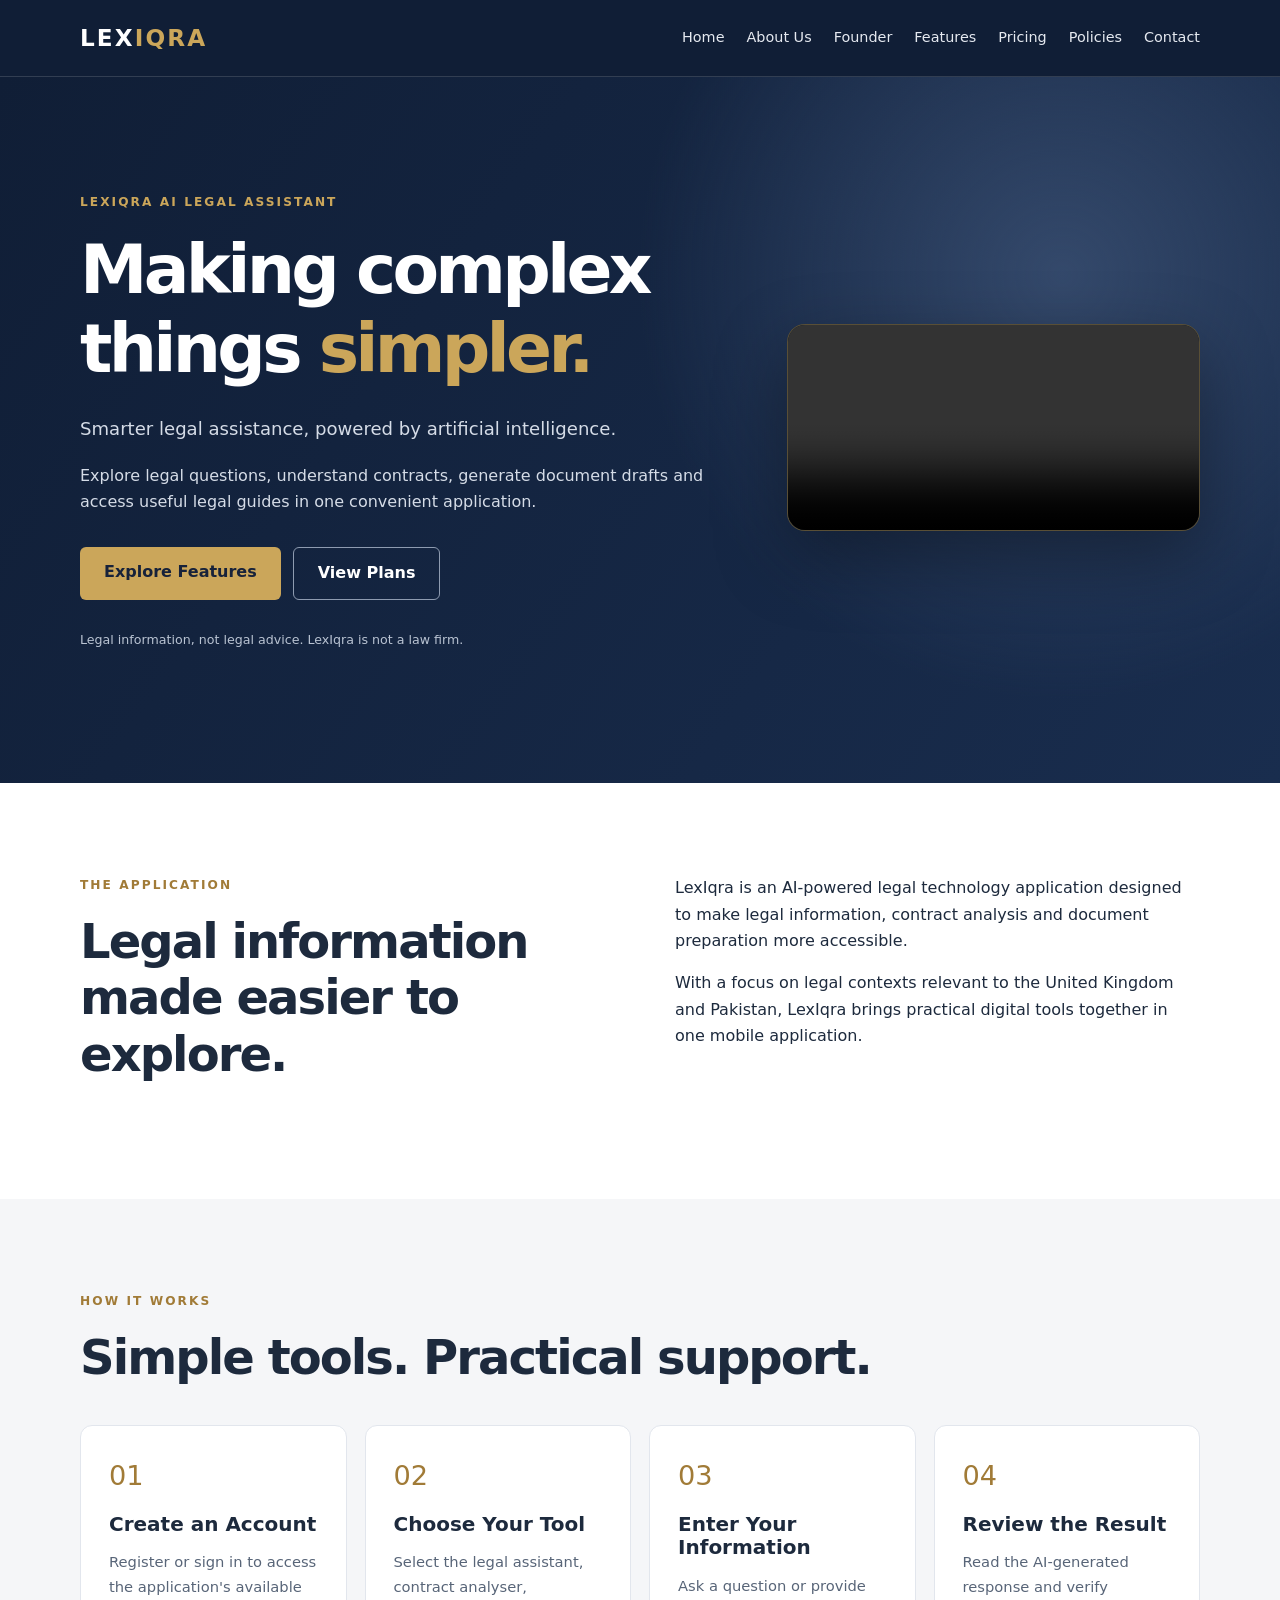
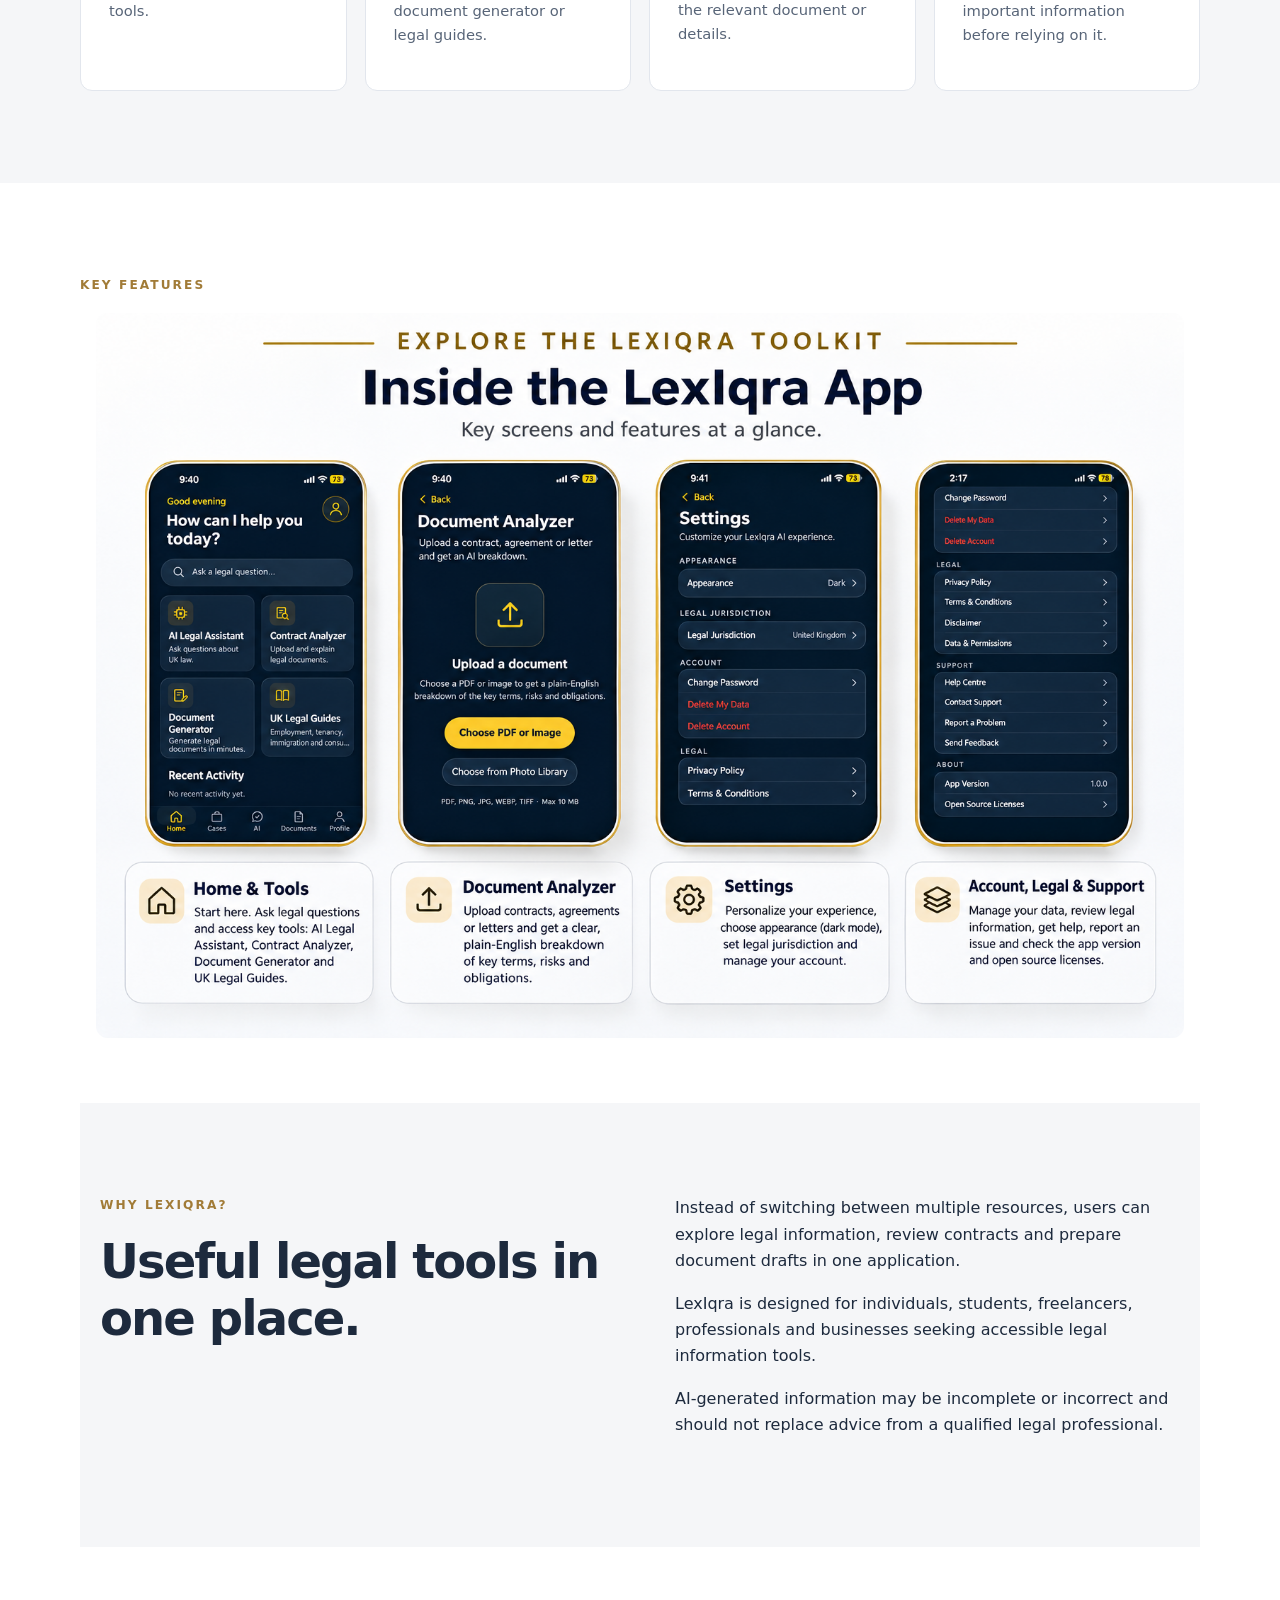
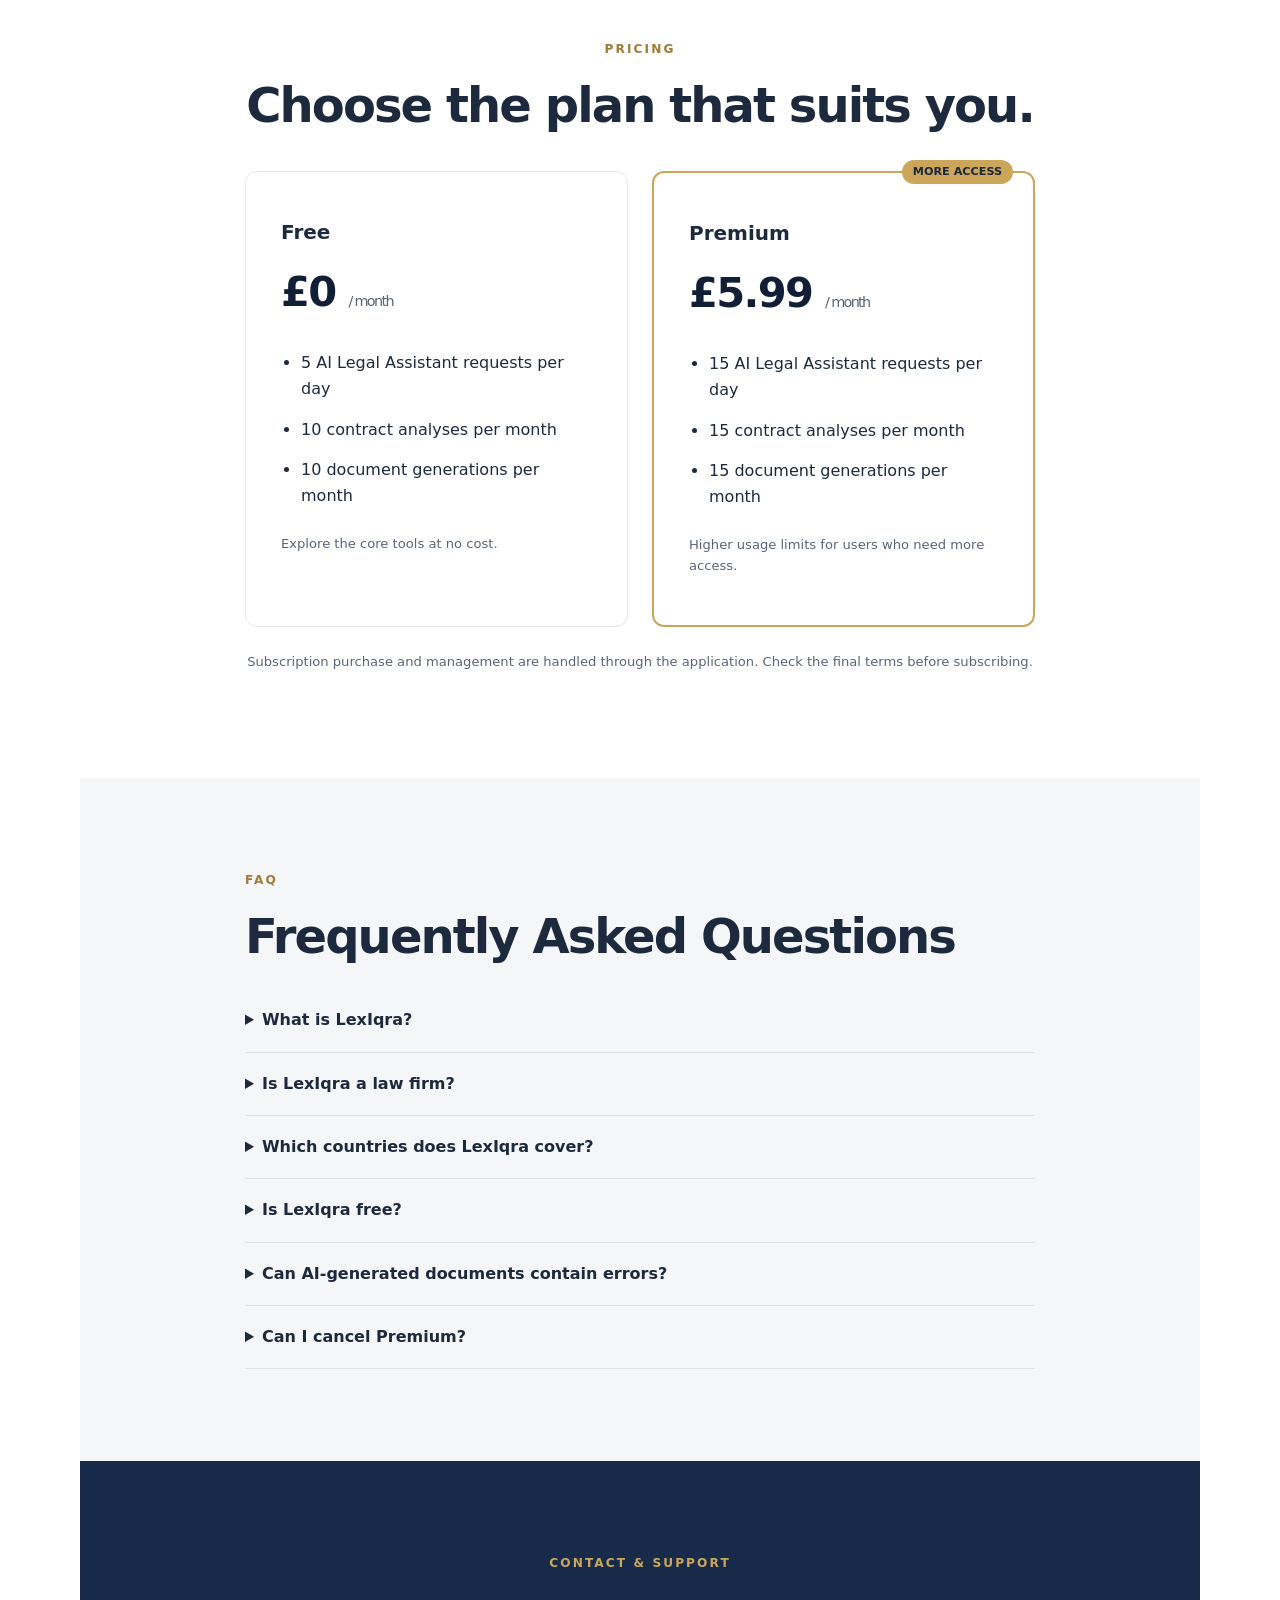
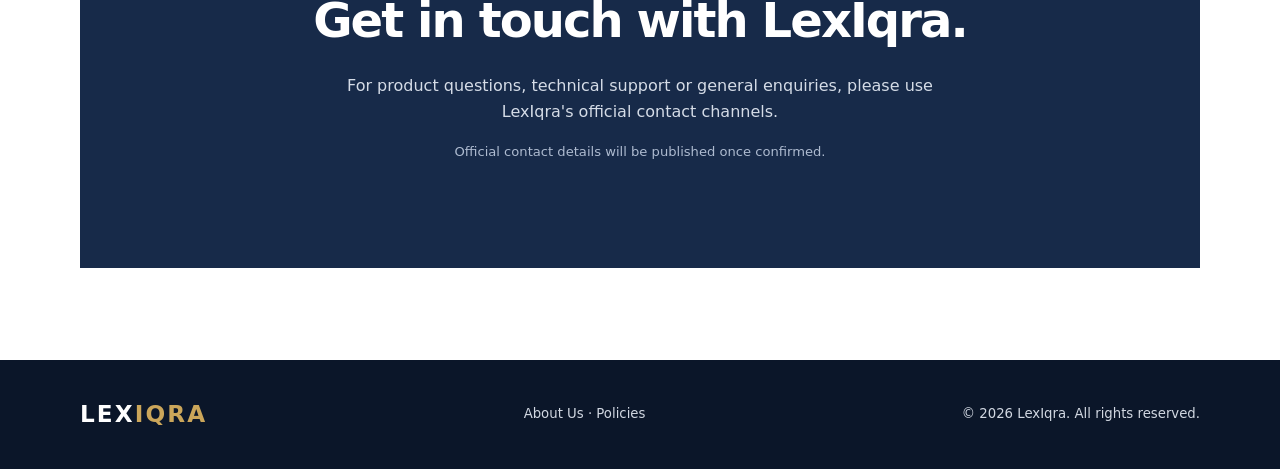
<file: index.html>
<!DOCTYPE html>
<html lang="en">
<head>
  <meta charset="UTF-8">
  <meta name="viewport" content="width=device-width, initial-scale=1.0">
  <meta name="description" content="Explore LexIqra AI Legal Assistant: legal information, contract analysis, document drafting and legal guides.">
  <title>LexIqra | AI Legal Assistant</title>
  <link rel="stylesheet" href="style.css">
</head>
<body>

<header class="site-header">
  <div class="container nav">
    <a class="logo" href="index.html">LEX<span>IQRA</span></a>

    <button class="menu-toggle"
      aria-label="Toggle navigation"
      aria-expanded="false">☰</button>

    <nav id="navigation">
      <a href="index.html">Home</a>
      <a href="about.html">About Us</a>
      <a href="#founder">Founder</a>
      <a href="index.html#features">Features</a>
      <a href="index.html#pricing">Pricing</a>
      <a href="policies.html">Policies</a>
      <a href="index.html#contact">Contact</a>
    </nav>
  </div>
</header>

<main>

  <!-- HERO AND APP DEMO -->
  <section class="hero" id="home">
    <div class="container hero-inner">

      <div class="hero-copy">
        <p class="eyebrow">
          LEXIQRA AI LEGAL ASSISTANT
        </p>

        <h1>
          Making complex things
          <em>simpler.</em>
        </h1>

        <p class="lead">
          Smarter legal assistance, powered by
          artificial intelligence.
        </p>

        <p>
          Explore legal questions, understand contracts,
          generate document drafts and access useful
          legal guides in one convenient application.
        </p>

        <div class="actions">
          <a class="btn primary" href="#features">
            Explore Features
          </a>
          <a class="btn outline" href="#pricing">
            View Plans
          </a>
        </div>

        <p class="hero-note">
          Legal information, not legal advice.
          LexIqra is not a law firm.
        </p>
      </div>

      <div class="hero-media">
        <video
          controls
          playsinline
          preload="metadata"
          aria-label="LexIqra application demonstration">
          <source
            src="assets/lexiqra-demo.mp4"
            type="video/mp4">
          Your browser does not support video playback.
        </video>
      </div>

    </div>
  </section>

  <!-- APP INTRODUCTION -->
  <section class="section">
    <div class="container split">
      <div>
        <p class="eyebrow">THE APPLICATION</p>
        <h2>
          Legal information made easier to explore.
        </h2>
      </div>

      <div>
        <p>
          LexIqra is an AI-powered legal technology
          application designed to make legal information,
          contract analysis and document preparation
          more accessible.
        </p>

        <p>
          With a focus on legal contexts relevant
          to the United Kingdom and Pakistan,
          LexIqra brings practical digital tools
          together in one mobile application.
        </p>
      </div>
    </div>
  </section>

  <!-- HOW IT WORKS -->
  <section class="section alt" id="how-it-works">
    <div class="container">
      <p class="eyebrow">HOW IT WORKS</p>
      <h2>Simple tools. Practical support.</h2>

      <div class="cards">
        <article class="feature">
          <span class="symbol">01</span>
          <h3>Create an Account</h3>
          <p>
            Register or sign in to access
            the application's available tools.
          </p>
        </article>

        <article class="feature">
          <span class="symbol">02</span>
          <h3>Choose Your Tool</h3>
          <p>
            Select the legal assistant,
            contract analyser, document
            generator or legal guides.
          </p>
        </article>

        <article class="feature">
          <span class="symbol">03</span>
          <h3>Enter Your Information</h3>
          <p>
            Ask a question or provide the
            relevant document or details.
          </p>
        </article>

        <article class="feature">
          <span class="symbol">04</span>
          <h3>Review the Result</h3>
          <p>
            Read the AI-generated response
            and verify important information
            before relying on it.
          </p>
        </article>
      </div>
    </div>
  </section>

  <!-- FEATURES -->
  <section class="section" id="features">
    <div class="container">
      <p class="eyebrow">KEY FEATURES</p>
  <!-- LEXIQRA APP MOODBOARD -->
<section class="toolkit-moodboard" aria-label="LexIqra app preview">
  <div class="container">
    <img
      src="lexiqra-moodboard.webp"
      alt="LexIqra app moodboard showing Home, Document Analyzer, Settings, and Account & Support screens"
      class="moodboard-image"
      loading="lazy">
  </div>
</section>

  <!-- BENEFITS -->
  <section class="section alt">
    <div class="container split">
      <div>
        <p class="eyebrow">WHY LEXIQRA?</p>
        <h2>
          Useful legal tools in one place.
        </h2>
      </div>

      <div>
        <p>
          Instead of switching between
          multiple resources, users can
          explore legal information,
          review contracts and prepare
          document drafts in one application.
        </p>

        <p>
          LexIqra is designed for individuals,
          students, freelancers, professionals
          and businesses seeking accessible
          legal information tools.
        </p>

        <p>
          AI-generated information may be
          incomplete or incorrect and
          should not replace advice from
          a qualified legal professional.
        </p>
      </div>
    </div>
  </section>

  <!-- PRICING -->
  <section class="section" id="pricing">
    <div class="container">
      <p class="eyebrow center">PRICING</p>
      <h2 class="center">
        Choose the plan that suits you.
      </h2>

      <div class="pricing">

        <article class="plan">
          <h3>Free</h3>

          <div class="price">
            £0 <small>/ month</small>
          </div>

          <ul>
            <li>5 AI Legal Assistant requests per day</li>
            <li>10 contract analyses per month</li>
            <li>10 document generations per month</li>
          </ul>

          <p class="small">
            Explore the core tools at no cost.
          </p>
        </article>

        <article class="plan featured">
          <div class="tag">MORE ACCESS</div>

          <h3>Premium</h3>

          <div class="price">
            £5.99 <small>/ month</small>
          </div>

          <ul>
            <li>15 AI Legal Assistant requests per day</li>
            <li>15 contract analyses per month</li>
            <li>15 document generations per month</li>
          </ul>

          <p class="small">
            Higher usage limits for
            users who need more access.
          </p>
        </article>

      </div>

      <p class="small center">
        Subscription purchase and management
        are handled through the application.
        Check the final terms before subscribing.
      </p>
    </div>
  </section>

  <!-- FAQ -->
  <section class="section alt" id="faq">
    <div class="container narrow">
      <p class="eyebrow">FAQ</p>
      <h2>Frequently Asked Questions</h2>

      <details>
        <summary>What is LexIqra?</summary>
        <p>
          LexIqra is an AI-powered application
          offering legal information, contract
          analysis, document drafting and guides.
        </p>
      </details>

      <details>
        <summary>Is LexIqra a law firm?</summary>
        <p>
          No. LexIqra is not a law firm
          and does not provide professional
          legal advice or representation.
        </p>
      </details>

      <details>
        <summary>Which countries does LexIqra cover?</summary>
        <p>
          The application focuses on legal
          information relevant to the
          United Kingdom and Pakistan.
        </p>
      </details>

      <details>
        <summary>Is LexIqra free?</summary>
        <p>
          A free plan is available with
          usage limits. Premium offers
          higher limits for £5.99 per month.
        </p>
      </details>

      <details>
        <summary>Can AI-generated documents contain errors?</summary>
        <p>
          Yes. AI-generated content can
          contain errors or omissions.
          Review documents carefully and
          seek professional legal advice
          when appropriate.
        </p>
      </details>

      <details>
        <summary>Can I cancel Premium?</summary>
        <p>
          Subscription management and
          cancellation are handled through
          the relevant purchase platform,
          subject to its terms.
        </p>
      </details>

    </div>
  </section>

  <!-- CONTACT -->
  <section class="section contact" id="contact">
    <div class="container center">
      <p class="eyebrow">CONTACT & SUPPORT</p>
      <h2>Get in touch with LexIqra.</h2>

      <p>
        For product questions, technical
        support or general enquiries,
        please use LexIqra's official
        contact channels.
      </p>

      <p class="small">
        Official contact details will be
        published once confirmed.
      </p>
    </div>
  </section>

</main>

<footer>
  <div class="container footer-inner">
    <span class="logo">LEX<span>IQRA</span></span>

    <p>
      <a href="about.html">About Us</a> ·
      <a href="policies.html">Policies</a>
    </p>

    <p>
      © <span id="year"></span> LexIqra.
      All rights reserved.
    </p>
  </div>
</footer>

<script src="script.js"></script>
</body>
</html>
</file>
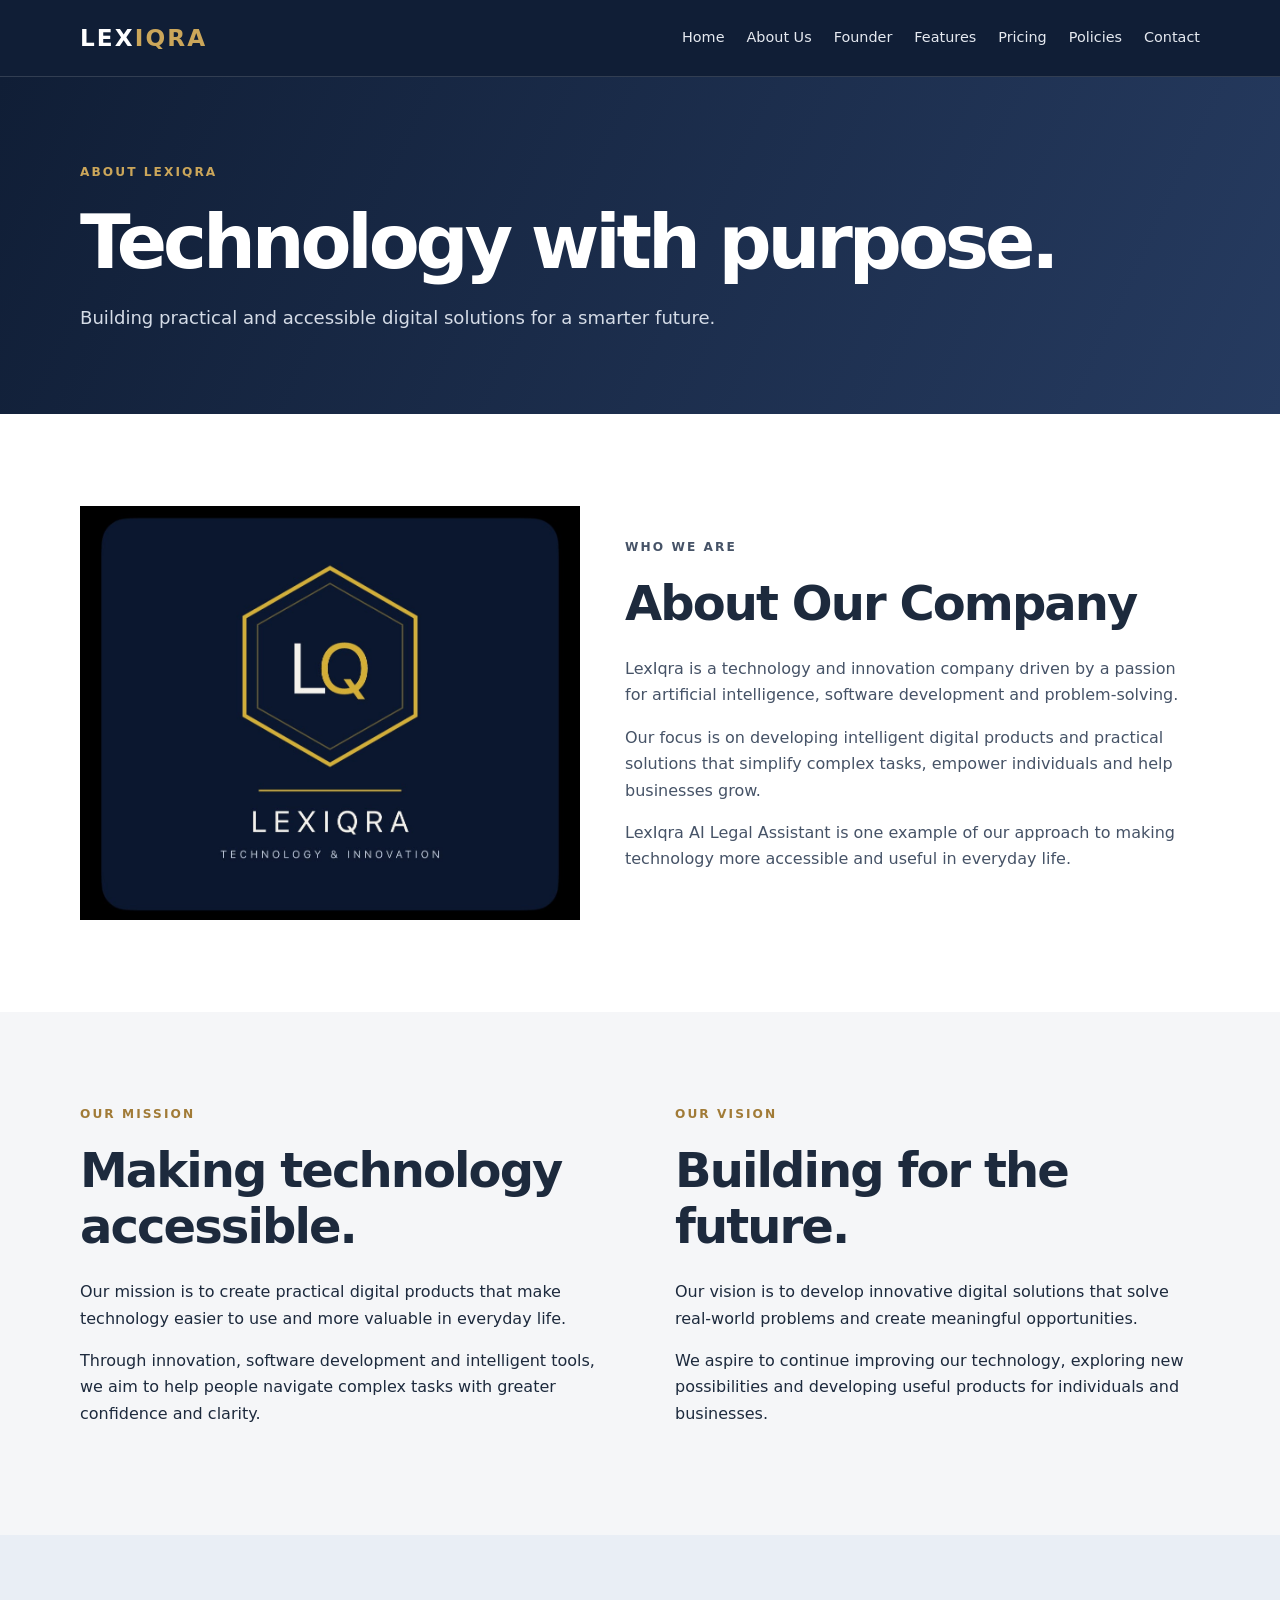
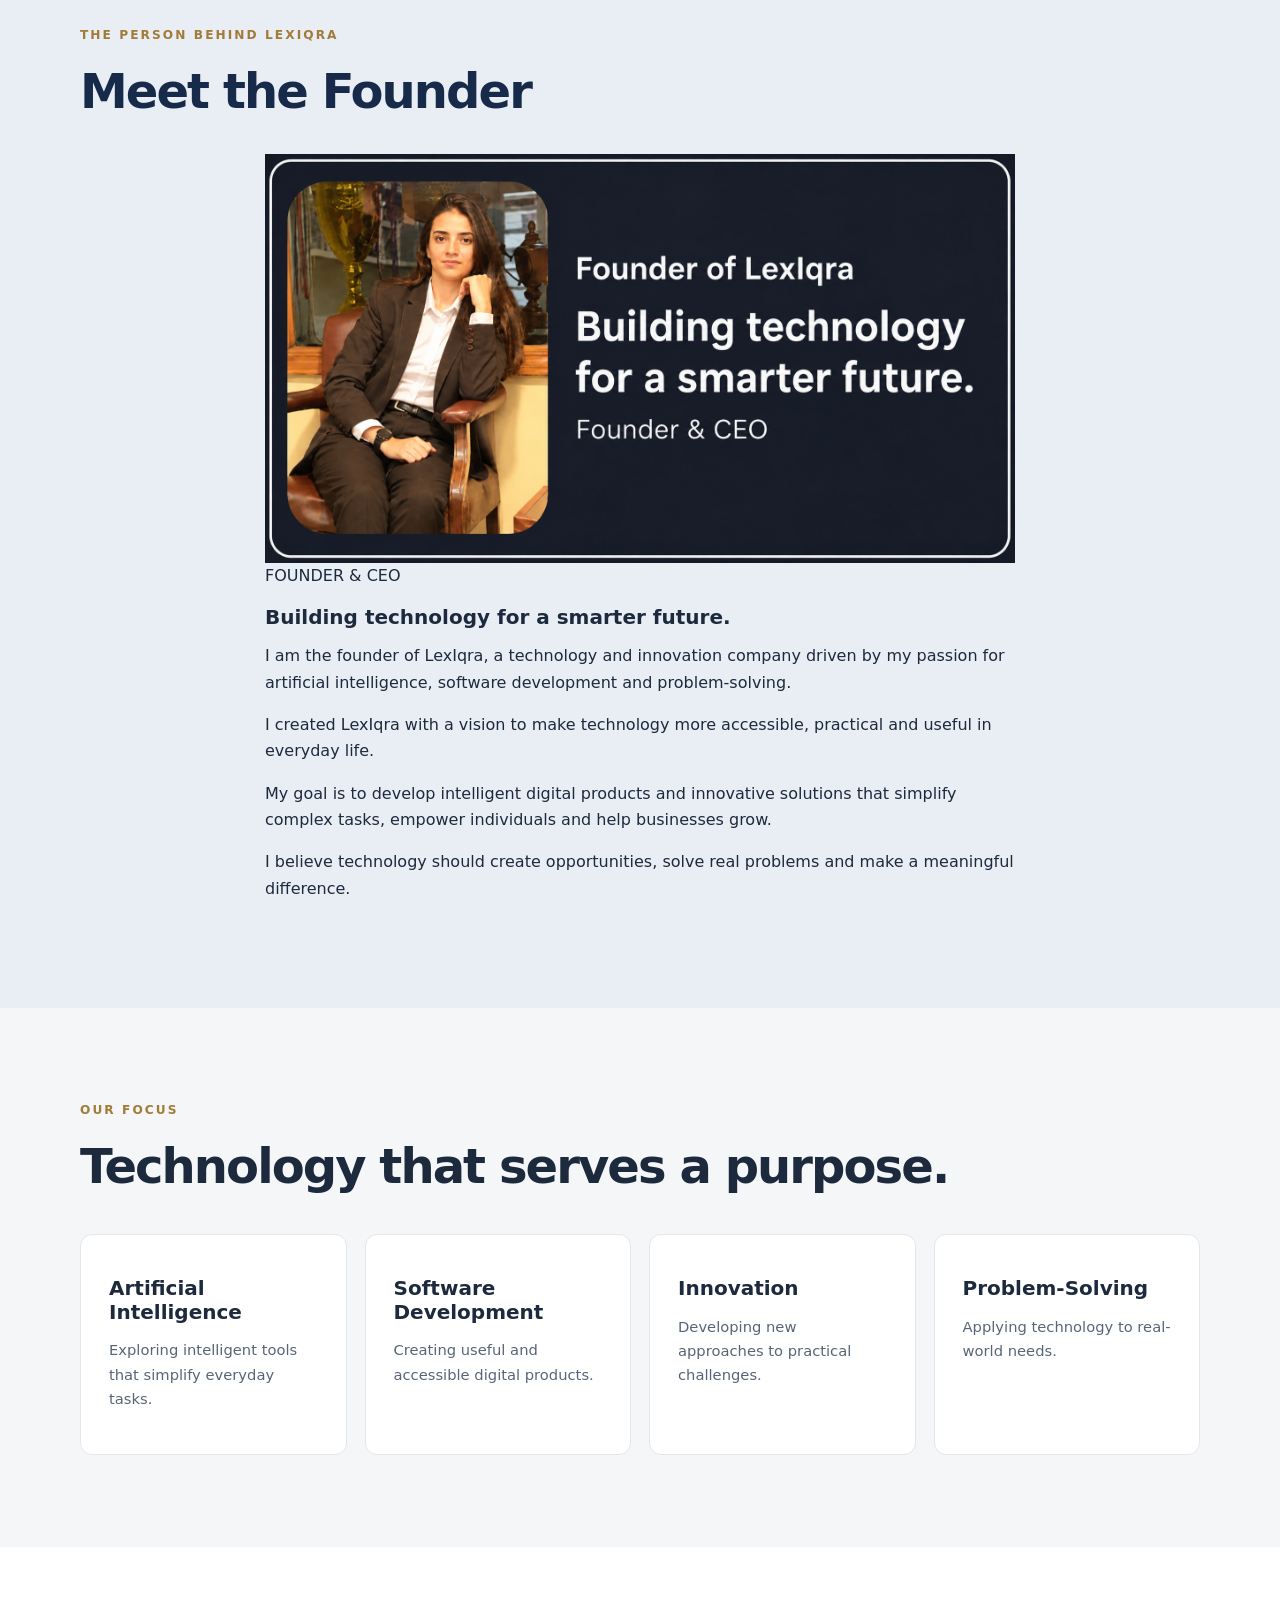
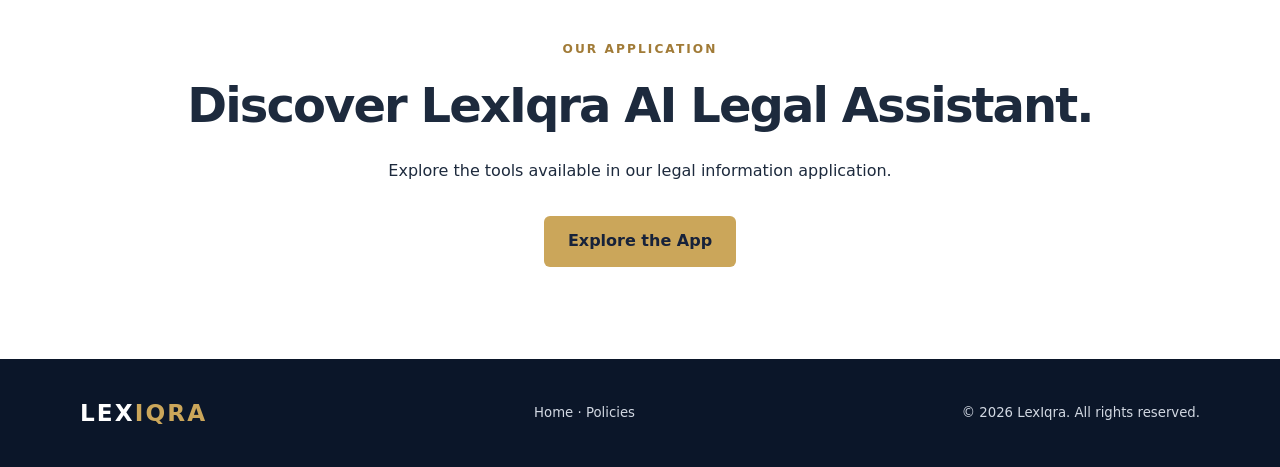
<file: about.html>
<!DOCTYPE html>
<html lang="en">
<head>
  <meta charset="UTF-8">
  <meta name="viewport" content="width=device-width, initial-scale=1.0">
  <meta name="description" content="Discover LexIqra, our mission, vision and the founder behind our technology.">
  <title>About Us | LexIqra</title>
  <link rel="stylesheet" href="style.css">
</head>

<body>

<!-- HEADER -->
<header class="site-header">
  <div class="container nav">

    <a class="logo" href="index.html">
      LEX<span>IQRA</span>
    </a>

    <button
      class="menu-toggle"
      aria-label="Toggle navigation"
      aria-controls="navigation"
      aria-expanded="false">☰</button>

    <nav id="navigation">
      <a href="index.html">Home</a>
      <a href="about.html">About Us</a>
      <a href="#founder">Founder</a>
      <a href="index.html#features">Features</a>
      <a href="index.html#pricing">Pricing</a>
      <a href="policies.html">Policies</a>
      <a href="index.html#contact">Contact</a>
    </nav>

  </div>
</header>

<main>

  <!-- ABOUT INTRODUCTION -->
  <section class="subhero">
    <div class="container">
      <p class="eyebrow">ABOUT LEXIQRA</p>

      <h1>Technology with purpose.</h1>

      <p class="lead">
        Building practical and accessible digital
        solutions for a smarter future.
      </p>
    </div>
  </section>

  <!-- ABOUT OUR COMPANY -->
  <section class="section" id="company">
    <div class="container company-layout">

      <div class="company-logo">
        <img
          src="assets/lexiqra-logo.jpeg"
          alt="LexIqra Technology logo"
          loading="lazy">
      </div>

      <div class="company-content">
        <p class="eyebrow">WHO WE ARE</p>
        <h2>About Our Company</h2>

        <p>
          LexIqra is a technology and innovation
          company driven by a passion for artificial
          intelligence, software development
          and problem-solving.
        </p>

        <p>
          Our focus is on developing intelligent
          digital products and practical solutions
          that simplify complex tasks, empower
          individuals and help businesses grow.
        </p>

        <p>
          LexIqra AI Legal Assistant is one example
          of our approach to making technology more
          accessible and useful in everyday life.
        </p>
      </div>

    </div>
  </section>

  <!-- MISSION AND VISION -->
  <section class="section alt">
    <div class="container split">

      <article>
        <p class="eyebrow">OUR MISSION</p>
        <h2>Making technology accessible.</h2>

        <p>
          Our mission is to create practical digital
          products that make technology easier to use
          and more valuable in everyday life.
        </p>

        <p>
          Through innovation, software development
          and intelligent tools, we aim to help people
          navigate complex tasks with greater
          confidence and clarity.
        </p>
      </article>

      <article>
        <p class="eyebrow">OUR VISION</p>
        <h2>Building for the future.</h2>

        <p>
          Our vision is to develop innovative digital
          solutions that solve real-world problems
          and create meaningful opportunities.
        </p>

        <p>
          We aspire to continue improving our
          technology, exploring new possibilities
          and developing useful products for
          individuals and businesses.
        </p>
      </article>

    </div>
  </section>

  <!-- MEET THE FOUNDER -->
  <section class="section founder-section" id="founder">
    <div class="container">

      <p class="eyebrow">
        THE PERSON BEHIND LEXIQRA
      </p>

      <h2>Meet the Founder</h2>

      <div class="founder-profile">

        <!-- FOUNDER PHOTO -->
        <div class="founder-portrait">
          <img
            src="assets/founder.webp"
            alt="Iqra, Founder and CEO of LexIqra"
            loading="lazy">
        </div>

        <!-- FOUNDER BIOGRAPHY -->
        <div class="founder-content">

          <p class="founder-role">
            FOUNDER &amp; CEO
          </p>

          <h3>
            Building technology for
            a smarter future.
          </h3>

          <p>
            I am the founder of LexIqra,
            a technology and innovation company
            driven by my passion for artificial
            intelligence, software development
            and problem-solving.
          </p>

          <p>
            I created LexIqra with a vision to
            make technology more accessible,
            practical and useful in everyday life.
          </p>

          <p>
            My goal is to develop intelligent
            digital products and innovative
            solutions that simplify complex
            tasks, empower individuals
            and help businesses grow.
          </p>

          <p>
            I believe technology should create
            opportunities, solve real problems
            and make a meaningful difference.
          </p>

        </div>

      </div>
    </div>
  </section>

  <!-- OUR FOCUS -->
  <section class="section alt">
    <div class="container">

      <p class="eyebrow">OUR FOCUS</p>

      <h2>
        Technology that serves a purpose.
      </h2>

      <div class="cards">

        <article class="feature">
          <h3>Artificial Intelligence</h3>
          <p>
            Exploring intelligent tools
            that simplify everyday tasks.
          </p>
        </article>

        <article class="feature">
          <h3>Software Development</h3>
          <p>
            Creating useful and accessible
            digital products.
          </p>
        </article>

        <article class="feature">
          <h3>Innovation</h3>
          <p>
            Developing new approaches
            to practical challenges.
          </p>
        </article>

        <article class="feature">
          <h3>Problem-Solving</h3>
          <p>
            Applying technology to
            real-world needs.
          </p>
        </article>

      </div>

    </div>
  </section>

  <!-- EXPLORE THE APP -->
  <section class="section">
    <div class="container center">

      <p class="eyebrow">OUR APPLICATION</p>

      <h2>
        Discover LexIqra AI Legal Assistant.
      </h2>

      <p>
        Explore the tools available in our
        legal information application.
      </p>

      <div class="actions centered-actions">
        <a class="btn primary" href="index.html#features">
          Explore the App
        </a>
      </div>

    </div>
  </section>

</main>

<!-- FOOTER -->
<footer>
  <div class="container footer-inner">

    <span class="logo">
      LEX<span>IQRA</span>
    </span>

    <p>
      <a href="index.html">Home</a> ·
      <a href="policies.html">Policies</a>
    </p>

    <p>
      © <span id="year"></span> LexIqra.
      All rights reserved.
    </p>

  </div>
</footer>

<script src="script.js"></script>

</body>
</html>
</file>
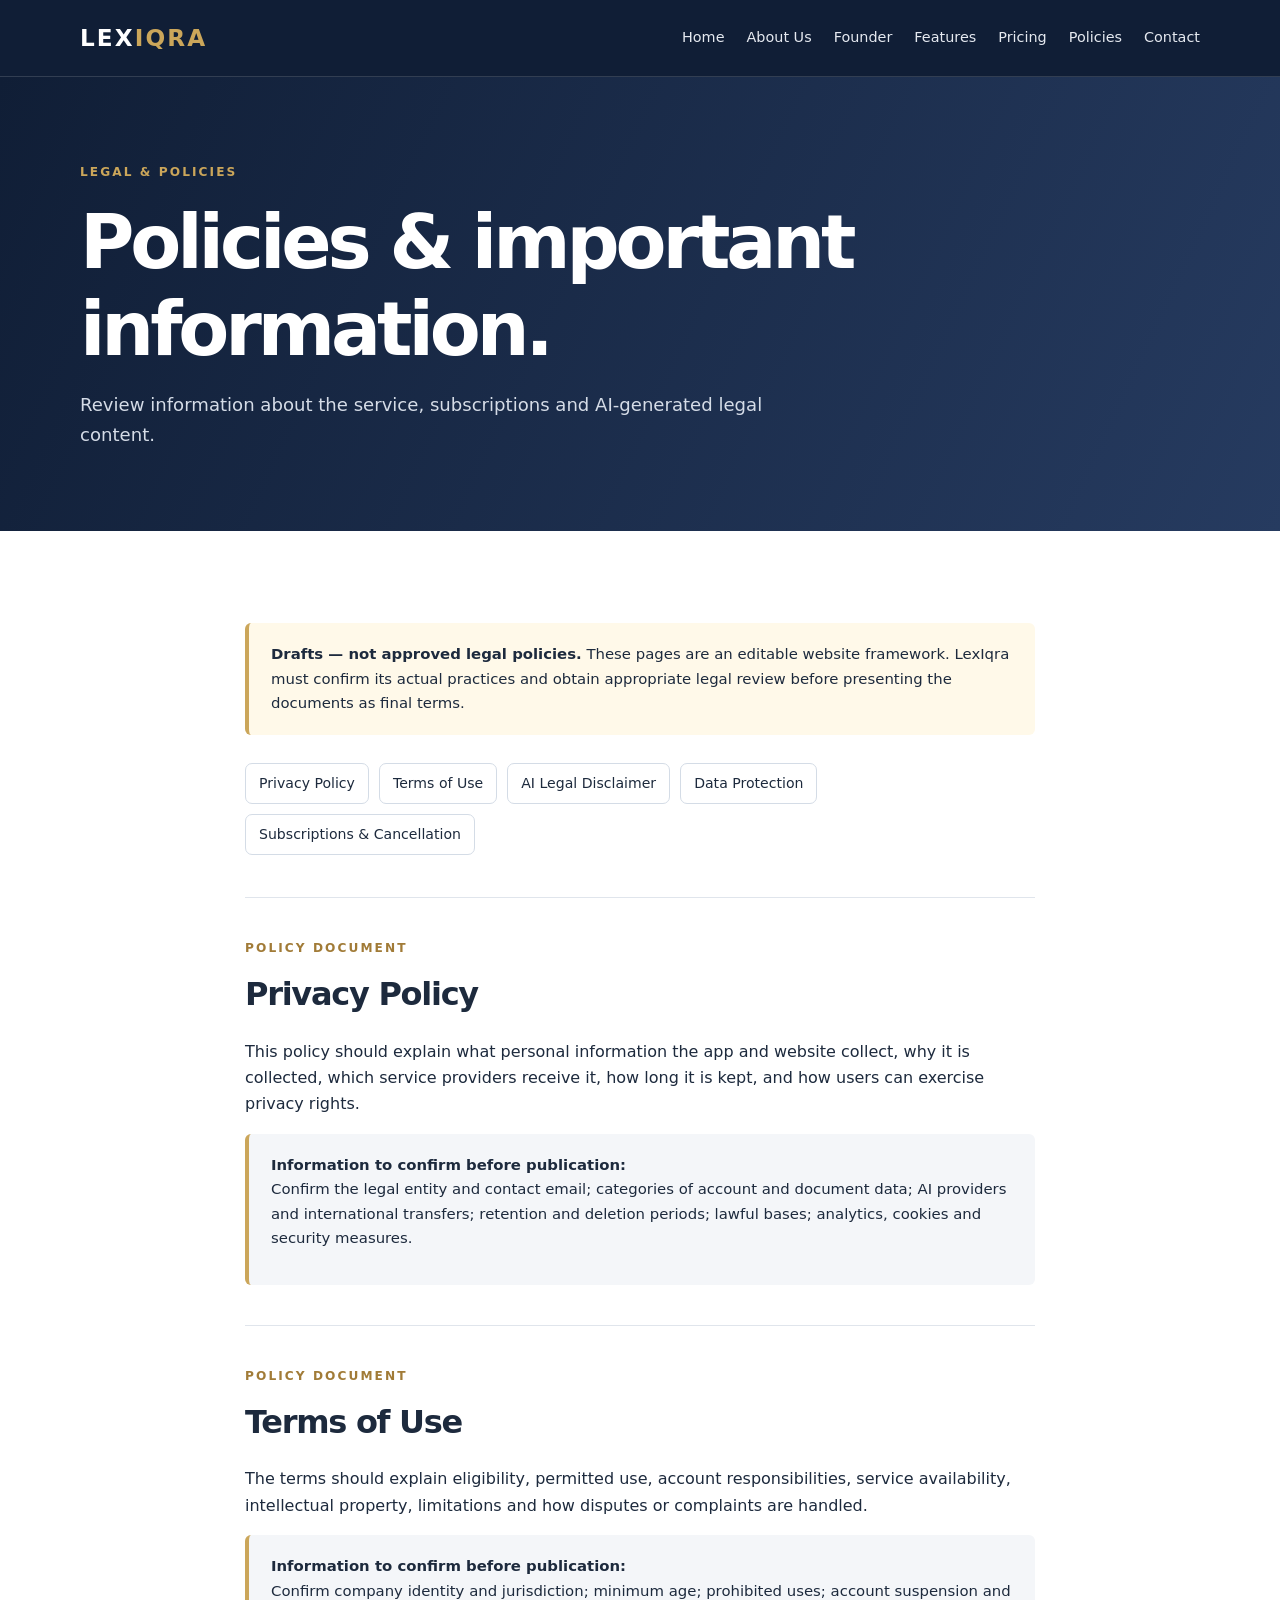
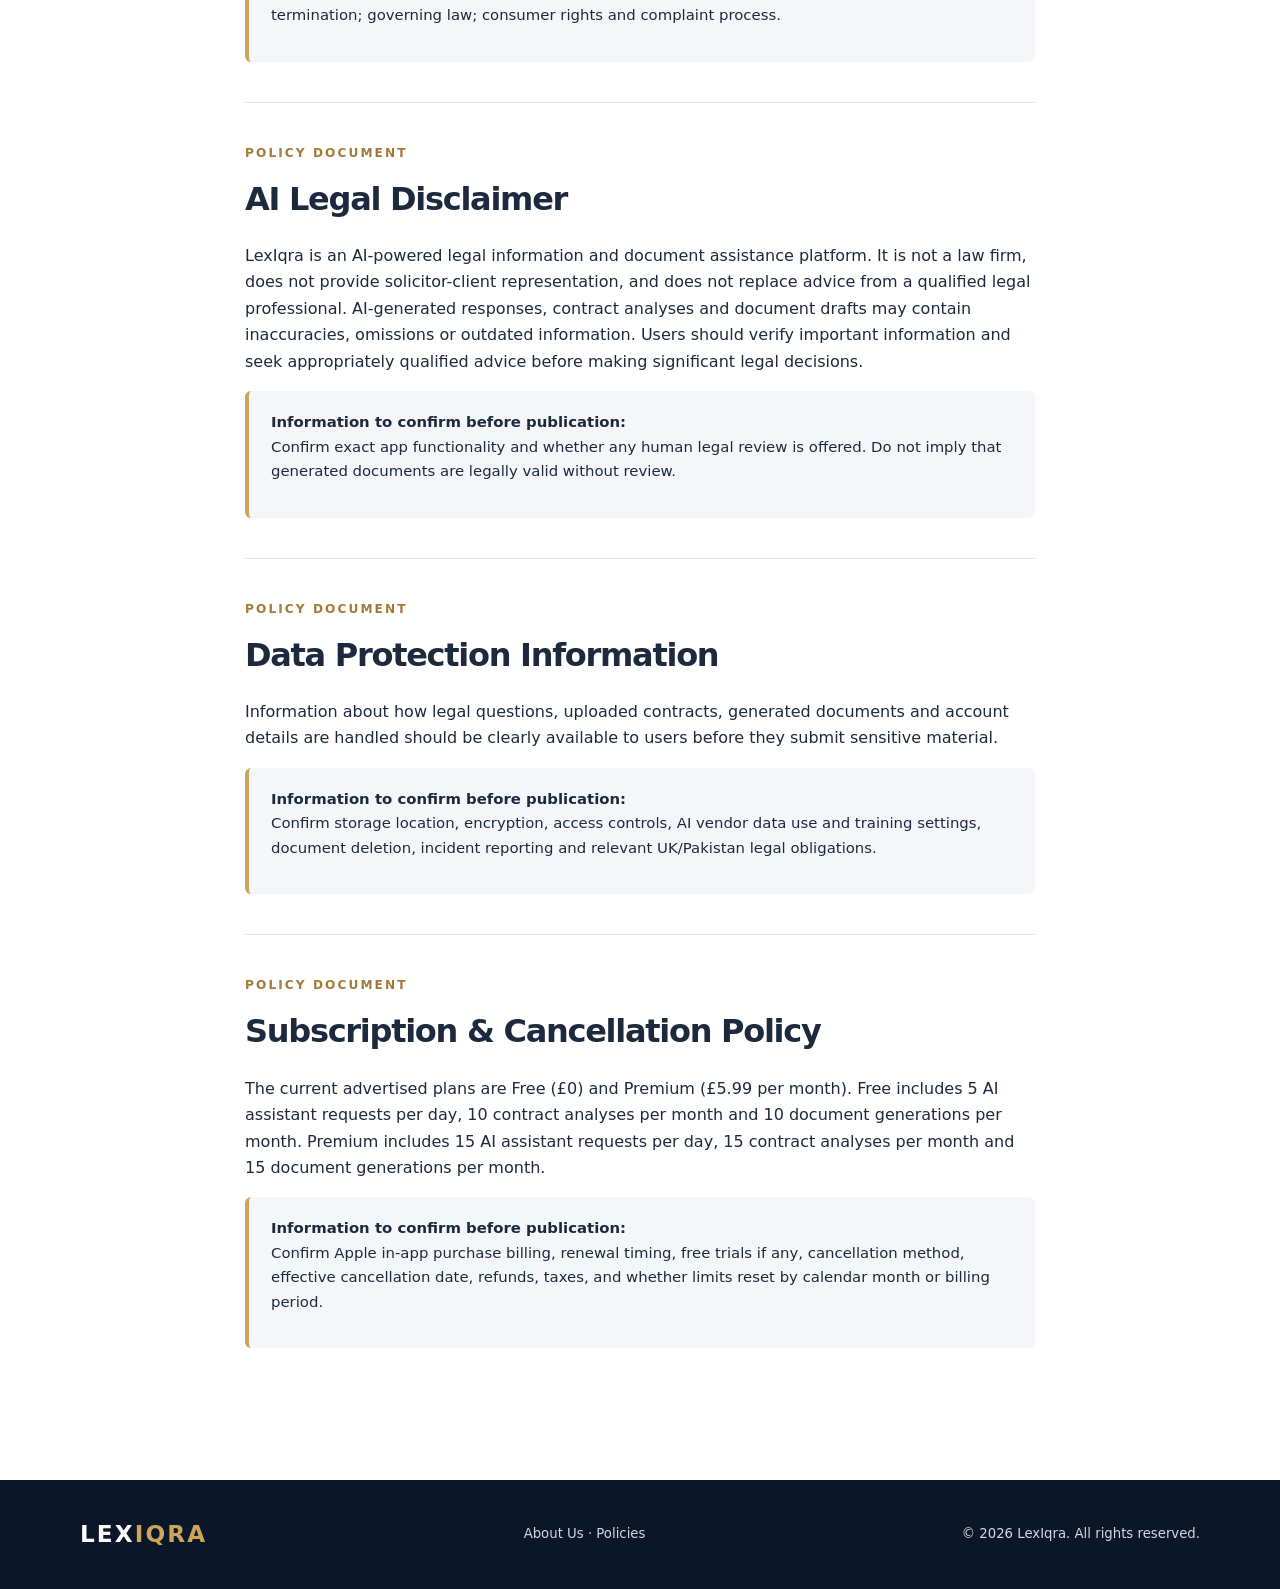
<file: policies.html>
<!doctype html><html lang="en"><head><meta charset="utf-8"><meta name="viewport" content="width=device-width, initial-scale=1"><meta name="description" content="LexIqra technology and legal information platform"><title>Policies | LexIqra</title><link rel="stylesheet" href="style.css"></head><body><header class="site-header"><div class="container nav"><a class="logo" href="index.html#home">LEX<span>IQRA</span></a><button class="menu-toggle" aria-label="Toggle navigation" aria-expanded="false">☰</button><nav id="navigation"><a href="index.html">Home</a><a href="about.html">About Us</a><a href="about.html#founder">Founder</a><a href="index.html#features">Features</a><a href="index.html#pricing">Pricing</a><a href="policies.html">Policies</a><a href="index.html#contact">Contact</a></nav></div></header><main><section class="subhero"><div class="container"><p class="eyebrow">LEGAL & POLICIES</p><h1>Policies & important information.</h1><p class="lead">Review information about the service, subscriptions and AI-generated legal content.</p></div></section><section class="section"><div class="container narrow"><div class="draft-notice"><strong>Drafts — not approved legal policies.</strong> These pages are an editable website framework. LexIqra must confirm its actual practices and obtain appropriate legal review before presenting the documents as final terms.</div><div class="policy-links"><a href="#privacy">Privacy Policy</a><a href="#terms">Terms of Use</a><a href="#ai">AI Legal Disclaimer</a><a href="#data">Data Protection</a><a href="#subscriptions">Subscriptions & Cancellation</a></div><section class="policy-section" id="privacy"><p class="eyebrow">POLICY DOCUMENT</p><h2>Privacy Policy</h2><p>This policy should explain what personal information the app and website collect, why it is collected, which service providers receive it, how long it is kept, and how users can exercise privacy rights.</p><div class="review-note"><strong>Information to confirm before publication:</strong><p>Confirm the legal entity and contact email; categories of account and document data; AI providers and international transfers; retention and deletion periods; lawful bases; analytics, cookies and security measures.</p></div></section><section class="policy-section" id="terms"><p class="eyebrow">POLICY DOCUMENT</p><h2>Terms of Use</h2><p>The terms should explain eligibility, permitted use, account responsibilities, service availability, intellectual property, limitations and how disputes or complaints are handled.</p><div class="review-note"><strong>Information to confirm before publication:</strong><p>Confirm company identity and jurisdiction; minimum age; prohibited uses; account suspension and termination; governing law; consumer rights and complaint process.</p></div></section><section class="policy-section" id="ai"><p class="eyebrow">POLICY DOCUMENT</p><h2>AI Legal Disclaimer</h2><p>LexIqra is an AI-powered legal information and document assistance platform. It is not a law firm, does not provide solicitor-client representation, and does not replace advice from a qualified legal professional. AI-generated responses, contract analyses and document drafts may contain inaccuracies, omissions or outdated information. Users should verify important information and seek appropriately qualified advice before making significant legal decisions.</p><div class="review-note"><strong>Information to confirm before publication:</strong><p>Confirm exact app functionality and whether any human legal review is offered. Do not imply that generated documents are legally valid without review.</p></div></section><section class="policy-section" id="data"><p class="eyebrow">POLICY DOCUMENT</p><h2>Data Protection Information</h2><p>Information about how legal questions, uploaded contracts, generated documents and account details are handled should be clearly available to users before they submit sensitive material.</p><div class="review-note"><strong>Information to confirm before publication:</strong><p>Confirm storage location, encryption, access controls, AI vendor data use and training settings, document deletion, incident reporting and relevant UK/Pakistan legal obligations.</p></div></section><section class="policy-section" id="subscriptions"><p class="eyebrow">POLICY DOCUMENT</p><h2>Subscription & Cancellation Policy</h2><p>The current advertised plans are Free (£0) and Premium (£5.99 per month). Free includes 5 AI assistant requests per day, 10 contract analyses per month and 10 document generations per month. Premium includes 15 AI assistant requests per day, 15 contract analyses per month and 15 document generations per month.</p><div class="review-note"><strong>Information to confirm before publication:</strong><p>Confirm Apple in-app purchase billing, renewal timing, free trials if any, cancellation method, effective cancellation date, refunds, taxes, and whether limits reset by calendar month or billing period.</p></div></section></div></section></main><footer><div class="container footer-inner"><span class="logo">LEX<span>IQRA</span></span><p><a href="about.html">About Us</a> · <a href="policies.html">Policies</a></p><p>© <span id="year"></span> LexIqra. All rights reserved.</p></div></footer><script src="script.js"></script></body></html>
</file>
<file: style.css>
/* =====================================
   LEXIQRA - COMPLETE STYLESHEET
   ===================================== */

:root {
  --navy: #101e36;
  --navy2: #172a49;
  --gold: #cba65a;
  --paper: #ffffff;
  --soft: #f5f6f8;
  --ink: #1d2a3d;
  --muted: #586578;
}

* {
  box-sizing: border-box;
}

html {
  scroll-behavior: smooth;
}

body {
  margin: 0;
  background: var(--paper);
  color: var(--ink);
  font-family: Inter, ui-sans-serif, system-ui,
    -apple-system, "Segoe UI", Arial, sans-serif;
  line-height: 1.65;
}

a {
  color: inherit;
  text-decoration: none;
}

img,
video {
  max-width: 100%;
}

.container {
  width: min(1120px, calc(100% - 40px));
  margin-inline: auto;
}

/* HEADER */

.site-header {
  position: sticky;
  top: 0;
  z-index: 100;
  background: var(--navy);
  color: white;
  border-bottom: 1px solid #ffffff24;
}

.nav {
  display: flex;
  align-items: center;
  justify-content: space-between;
  min-height: 76px;
  gap: 20px;
}

.logo {
  font-size: 1.45rem;
  font-weight: 850;
  letter-spacing: .09em;
  white-space: nowrap;
}

.logo span {
  color: var(--gold);
}

nav {
  display: flex;
  align-items: center;
  gap: 22px;
}

nav a {
  font-size: .9rem;
  color: #e5e9f0;
}

nav a:hover {
  color: var(--gold);
}

.menu-toggle {
  display: none;
  background: none;
  border: 0;
  color: white;
  font-size: 1.5rem;
  cursor: pointer;
}

/* TYPOGRAPHY */

h1,
h2,
h3 {
  line-height: 1.17;
}

h1 {
  font-size: clamp(3rem, 7vw, 5.8rem);
  letter-spacing: -.055em;
  margin: 0 0 25px;
}

h2 {
  font-size: clamp(2rem, 4vw, 3rem);
  letter-spacing: -.04em;
  margin: 0 0 25px;
}

h3 {
  font-size: 1.25rem;
  margin: 14px 0;
}

p {
  margin-top: 0;
}

.eyebrow {
  font-size: .76rem;
  letter-spacing: .17em;
  font-weight: 750;
  color: #a17b37;
  margin: 0 0 18px;
}

.lead {
  max-width: 710px;
  font-size: 1.13rem;
  line-height: 1.7;
}

.small {
  font-size: .82rem;
  color: var(--muted);
}

.center {
  text-align: center;
}

.narrow {
  max-width: 790px;
}

/* HOME HERO */

.hero {
  background:
    radial-gradient(
      circle at 83% 28%,
      #34496b 0%,
      transparent 36%
    ),
    linear-gradient(
      125deg,
      #101e36,
      #192d4e
    );
  color: white;
  padding: 115px 0 120px;
}

.hero-inner {
  display: grid;
  grid-template-columns:
    minmax(0, 1.35fr)
    minmax(280px, .85fr);
  gap: clamp(24px, 4vw, 64px);
  align-items: center;
}

.hero-copy {
  min-width: 0;
}

.hero .eyebrow {
  color: var(--gold);
}

.hero h1 {
  font-size: clamp(3rem, 5.3vw, 5.2rem);
  max-width: 780px;
}

.hero h1 em {
  font-style: normal;
  color: var(--gold);
}

.hero .lead,
.hero-copy > p:not(.eyebrow):not(.lead):not(.hero-note) {
  color: #d5dce7;
}

.hero-note {
  font-size: .79rem;
  color: #b9c3d2;
  margin-top: 30px;
}

/* BUTTONS */

.actions {
  display: flex;
  flex-wrap: wrap;
  gap: 12px;
  margin-top: 32px;
}

.centered-actions {
  justify-content: center;
}

.btn {
  display: inline-block;
  padding: 12px 24px;
  border-radius: 6px;
  font-weight: 700;
  transition: transform .2s, background .2s;
}

.btn:hover {
  transform: translateY(-2px);
}

.primary {
  background: var(--gold);
  color: #17223a;
}

.primary:hover {
  background: #dfbb73;
}

.outline {
  border: 1px solid #8e9bb0;
  color: white;
}

/* VIDEO */

.hero-media {
  min-width: 0;
  display: flex;
  justify-content: center;
  align-items: center;
}

.hero-media video {
  display: block;
  width: 100%;
  max-width: 420px;
  max-height: 530px;
  object-fit: contain;
  background: #07101e;
  border: 1px solid rgba(203,166,90,.42);
  border-radius: 18px;
  box-shadow: 0 25px 70px rgba(0,0,0,.35);
}

/* GENERAL SECTIONS */

.section {
  padding: 92px 0;
  scroll-margin-top: 76px;
}

.alt {
  background: var(--soft);
}

.split {
  display: grid;
  grid-template-columns: 1fr 1fr;
  gap: 70px;
  align-items: start;
}

/* FEATURE CARDS */

.cards {
  display: grid;
  grid-template-columns: repeat(4, minmax(0,1fr));
  gap: 18px;
  margin-top: 40px;
}

.feature,
.plan {
  background: white;
  border: 1px solid #e2e6ed;
  border-radius: 12px;
  padding: 28px;
}

.feature p {
  font-size: .92rem;
  color: var(--muted);
}

.symbol {
  color: #a17b37;
  font-size: 1.7rem;
}

/* PRICING */

.pricing {
  display: grid;
  grid-template-columns: repeat(2,minmax(0,1fr));
  gap: 24px;
  max-width: 790px;
  margin: 38px auto 24px;
}

.plan {
  position: relative;
  padding: 35px;
}

.featured {
  border: 2px solid var(--gold);
}

.tag {
  position: absolute;
  right: 20px;
  top: -13px;
  background: var(--gold);
  color: #1b273a;
  padding: 3px 11px;
  font-size: .7rem;
  font-weight: 800;
  border-radius: 20px;
}

.price {
  font-size: 2.6rem;
  font-weight: 800;
  letter-spacing: -.04em;
  color: var(--navy);
}

.price small {
  font-size: .9rem;
  font-weight: 400;
  color: var(--muted);
}

ul {
  padding-left: 20px;
}

li {
  padding: 7px 0;
}

/* FAQ */

details {
  border-bottom: 1px solid #dce1e7;
  padding: 18px 0;
}

summary {
  font-weight: 700;
  cursor: pointer;
}

details p {
  color: var(--muted);
  margin-top: 15px;
}

/* CONTACT */

.contact {
  background: var(--navy2);
  color: white;
}

.contact .eyebrow {
  color: var(--gold);
}

.contact p {
  max-width: 610px;
  margin-left: auto;
  margin-right: auto;
  color: #d5dce7;
}

.contact .small {
  color: #aebbd0;
}

/* ABOUT HERO */

.subhero {
  background: linear-gradient(
    115deg,
    #101e36,
    #263b60
  );
  color: white;
  padding: 85px 0 80px;
}

.subhero h1 {
  font-size: clamp(2.7rem,5.8vw,4.8rem);
  margin-bottom: 16px;
}

.subhero .eyebrow {
  color: var(--gold);
}

.subhero .lead {
  color: #d5dce7;
  margin-bottom: 0;
}

/* ABOUT COMPANY + LOGO */


/* ABOUT COMPANY - LARGER ORIGINAL LOGO */

.company-layout {
  display: grid;
  grid-template-columns: 500px minmax(0, 1fr);
  gap: 45px;
  align-items: center;
}

.company-logo {
  width: 100%;
  max-width: 500px;
  padding: 0;
  background: transparent;
  box-shadow: none;
}

.company-logo img {
  display: block;
  width: 100%;
  max-width: none;
  height: auto;
  object-fit: contain;
}

@media (max-width: 900px) {
  .company-layout {
    grid-template-columns: 1fr;
    gap: 30px;
  }

  .company-logo {
    max-width: 500px;
    margin: 0 auto;
  }
}

.company-content p {
  color: #465367;
}

/* =====================================
   MEET THE FOUNDER
   FULL-WIDTH GRAPHIC
   ===================================== */

.founder-section {
  background: #e9eef5;
  padding: 90px 0;
  scroll-margin-top: 76px;
}

.founder-section > .container > h2 {
  color: #172a49;
  margin-bottom: 20px;
}

.founder-profile {
  width: 100%;
  max-width: 1100px;
  margin: 35px auto 0;
}

/*
  Important:
  The founder graphic is already a
  complete design with photo and text.
  Never crop it or place it inside
  the old two-column founder card.
*/

.founder-banner {
  display: block;
  width: 100%;
  height: auto;
  max-width: 100%;
  object-fit: contain;
  object-position: center;
  border-radius: 20px;
  box-shadow:
    0 18px 45px rgba(23,42,73,.14);
}

/* FOUNDER BIOGRAPHY */

.founder-biography {
  max-width: 900px;
  margin: 42px auto 0;
  padding: 40px 45px;
  background: white;
  border: 1px solid #dce3ed;
  border-radius: 18px;
  box-shadow:
    0 8px 28px rgba(16,30,54,.05);
  font-size: 1.05rem;
  line-height: 1.85;
}

.founder-biography h3 {
  font-size: 1.7rem;
  color: var(--navy);
  margin: 0 0 24px;
}

.founder-biography p {
  color: #354052;
  margin-bottom: 20px;
}

.founder-biography p:last-child {
  margin-bottom: 0;
}

/* POLICIES */

.policy-links {
  display: flex;
  flex-wrap: wrap;
  gap: 10px;
  margin: 28px 0 42px;
}

.policy-links a {
  border: 1px solid #d4dce6;
  border-radius: 7px;
  padding: 8px 13px;
  font-size: .88rem;
}

.policy-links a:hover {
  border-color: var(--gold);
}

.policy-section {
  padding: 40px 0;
  border-top: 1px solid #e0e5ec;
  scroll-margin-top: 90px;
}

.policy-section h2 {
  font-size: 2rem;
}

.review-note,
.draft-notice {
  padding: 19px 22px;
  background: #f4f6f9;
  border-left: 4px solid var(--gold);
  border-radius: 6px;
  font-size: .93rem;
}

.draft-notice {
  background: #fff9e9;
}

/* FOOTER */

footer {
  background: #0b1629;
  color: white;
  padding: 35px 0;
}

.footer-inner {
  display: flex;
  align-items: center;
  justify-content: space-between;
  gap: 20px;
  flex-wrap: wrap;
}

footer p {
  margin: 0;
  font-size: .83rem;
  color: #d2d8e2;
}

footer a:hover {
  color: var(--gold);
}

/* TABLET */

@media (max-width: 850px) {
  .cards {
    grid-template-columns: repeat(2,1fr);
  }

  .split {
    gap: 30px;
  }

  .hero-inner {
    grid-template-columns: 1fr;
  }

  .hero-media video {
    max-width: 520px;
    max-height: 460px;
  }

  .hero {
    padding: 70px 0;
  }

  .company-layout {
    grid-template-columns: 220px minmax(0,1fr);
    gap: 30px;
  }
}

/* MOBILE */

@media (max-width: 640px) {
  .menu-toggle {
    display: block;
  }

  nav {
    display: none;
    position: absolute;
    top: 76px;
    left: 0;
    right: 0;
    background: var(--navy);
    padding: 22px;
    flex-direction: column;
    gap: 14px;
    border-bottom: 1px solid #ffffff24;
  }

  nav.open {
    display: flex;
  }

  .hero {
    padding: 80px 0;
  }

  .section {
    padding: 65px 0;
  }

  .split,
  .cards,
  .pricing,
  .company-layout {
    grid-template-columns: 1fr;
  }

  .company-logo {
    max-width: 220px;
    margin-inline: auto;
  }

  .founder-section {
    padding: 65px 0;
  }

  .founder-banner {
    border-radius: 12px;
  }

  .founder-biography {
    margin-top: 28px;
    padding: 25px;
    font-size: 1rem;
  }

  .founder-biography h3 {
    font-size: 1.4rem;
  }

  .footer-inner {
    align-items: flex-start;
    flex-direction: column;
  }

  h1 {
    font-size: clamp(2.6rem,11vw,4rem);
  }
}

/* LEXIQRA TOOLKIT MOODBOARD */

.toolkit-moodboard {
  background: #ffffff;
  padding: 0 0 65px;
}

.toolkit-moodboard .container {
  width: min(1400px, calc(100% - 32px));
  max-width: none;
}

.moodboard-image {
  display: block;
  width: 100%;
  height: auto;
  border-radius: 12px;
}

@media (max-width: 640px) {
  .toolkit-moodboard {
    padding-bottom: 35px;
  }

  .toolkit-moodboard .container {
    width: calc(100% - 16px);
  }

  .moodboard-image {
    border-radius: 6px;
  }
}

/* Smaller Founder Banner */
/* Founder – smaller complete graphic */
.founder-profile {
  width: 100%;
  max-width: 750px;
  margin: 35px auto 0;
}

.founder-portrait {
  width: 100%;
  max-width: 750px;
  margin: 0 auto;
}

.founder-portrait img {
  display: block;
  width: 100%;
  max-width: 100%;
  height: auto;
}
</file>
